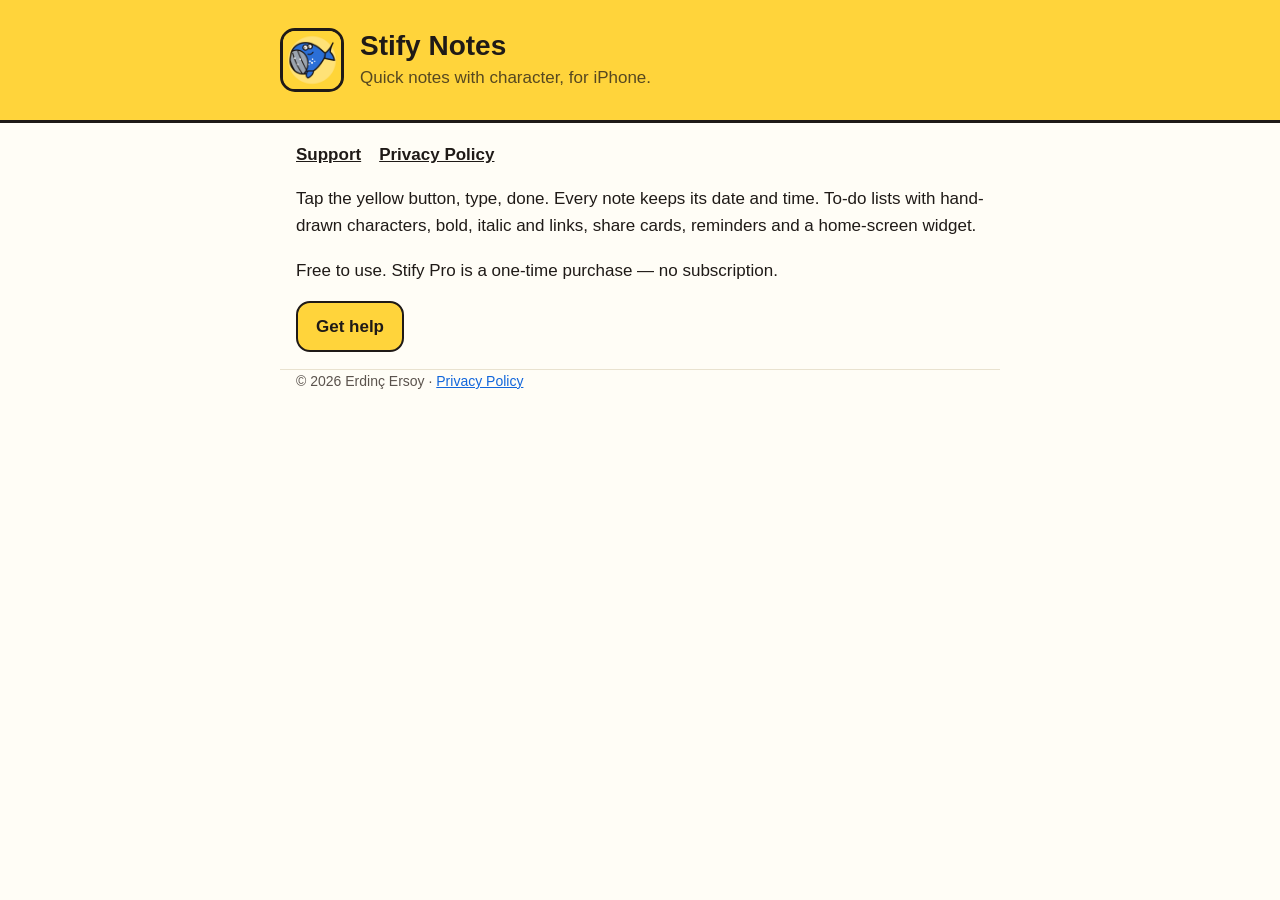
<file: index.html>
<!doctype html>
<html lang="en">
<head>
<meta charset="utf-8">
<meta name="viewport" content="width=device-width, initial-scale=1">
<title>Stify Notes</title>
<meta name="description" content="Stify Notes — quick notes with character for iPhone.">
<link rel="icon" href="assets/icon.png">
<link rel="stylesheet" href="assets/style.css">
</head>
<body>
<header>
  <div class="wrap">
    <img src="assets/icon.png" alt="">
    <div>
      <h1>Stify Notes</h1>
      <p>Quick notes with character, for iPhone.</p>
    </div>
  </div>
</header>
<nav><a href="support/">Support</a><a href="privacy/">Privacy Policy</a></nav>
<main class="wrap">
  <p>Tap the yellow button, type, done. Every note keeps its date and time. To-do lists with hand-drawn characters, bold, italic and links, share cards, reminders and a home-screen widget.</p>
  <p>Free to use. Stify Pro is a one-time purchase — no subscription.</p>
  <p><a class="button" href="support/">Get help</a></p>
</main>
<footer class="wrap">© 2026 Erdinç Ersoy · <a href="privacy/">Privacy Policy</a></footer>
</body>
</html>
</file>
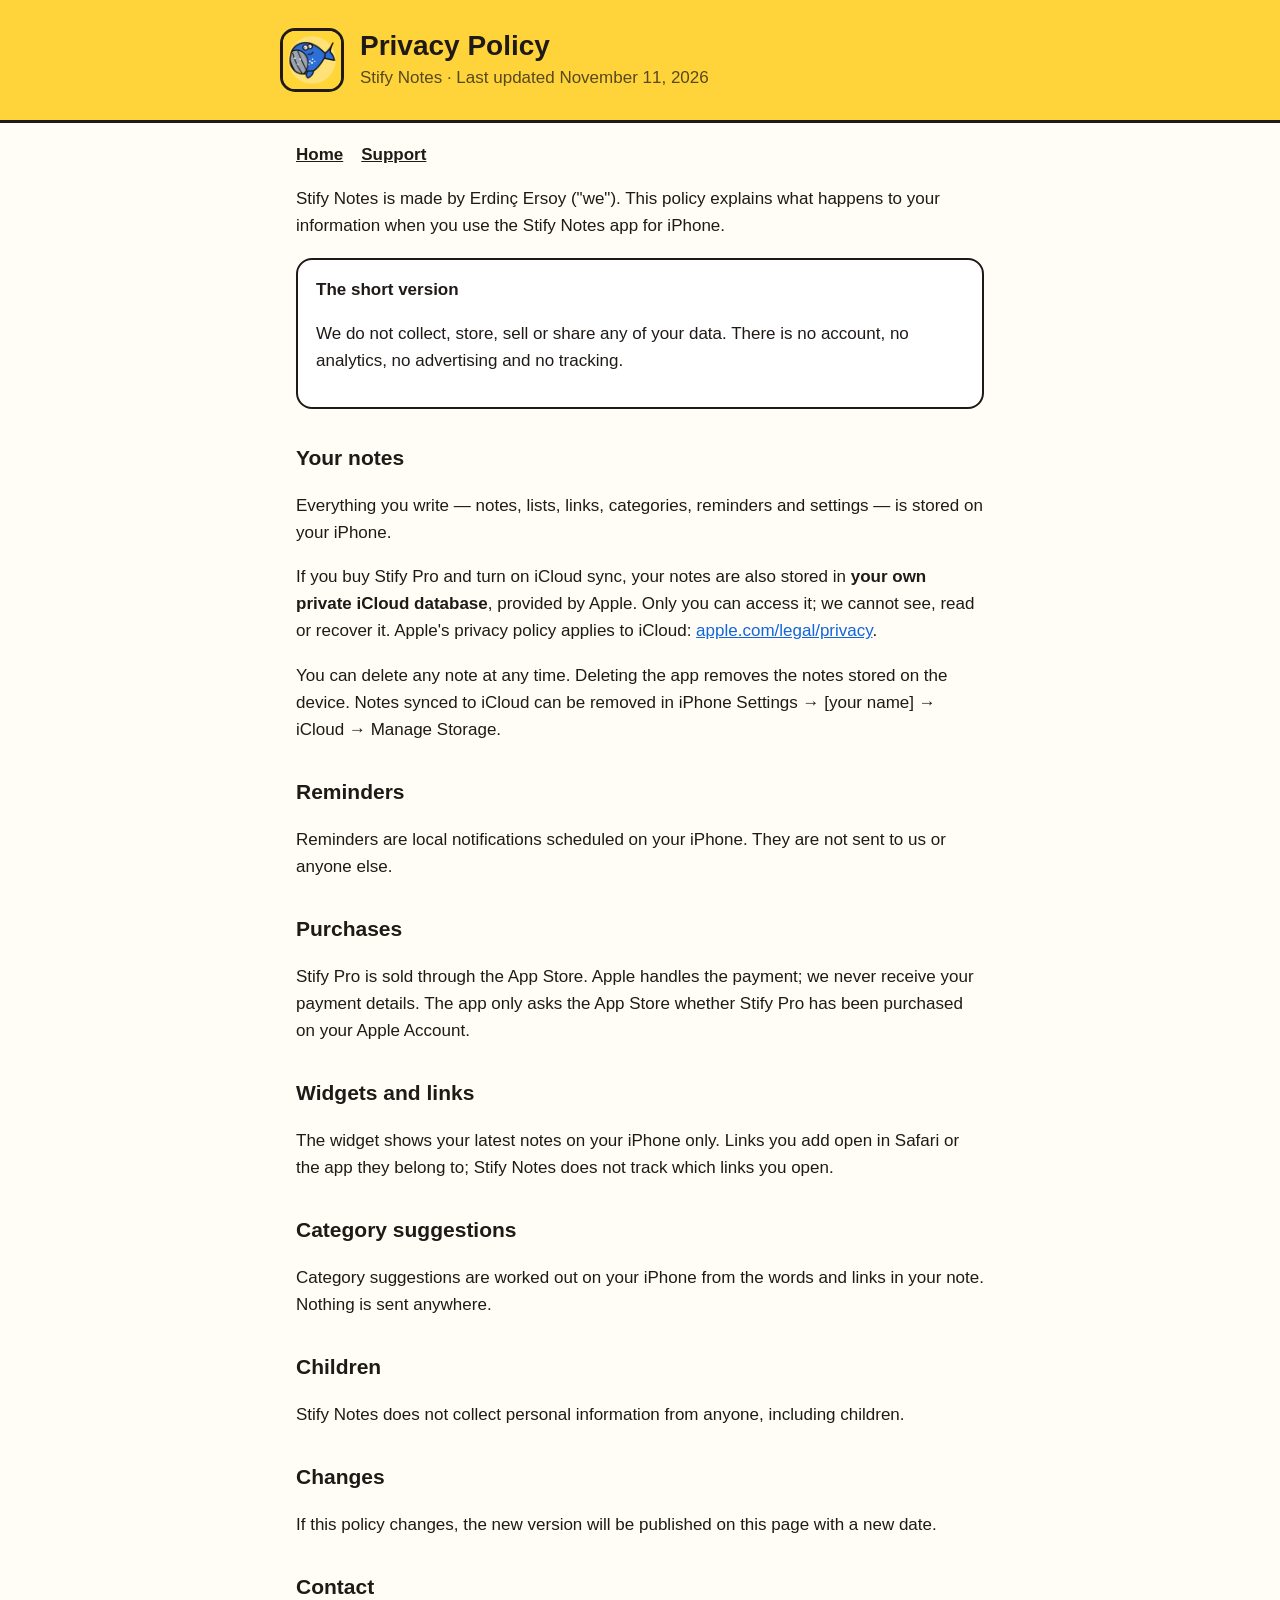
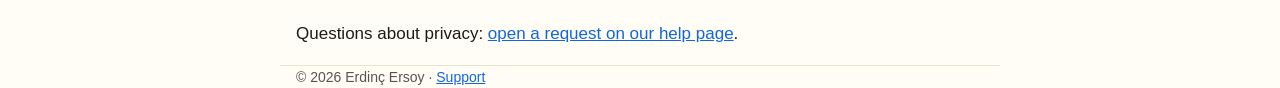
<file: privacy/index.html>
<!doctype html>
<html lang="en">
<head>
<meta charset="utf-8">
<meta name="viewport" content="width=device-width, initial-scale=1">
<title>Stify Notes Privacy Policy</title>
<meta name="description" content="Privacy policy for the Stify Notes iPhone app.">
<link rel="icon" href="../assets/icon.png">
<link rel="stylesheet" href="../assets/style.css">
</head>
<body>
<header>
  <div class="wrap">
    <img src="../assets/icon.png" alt="">
    <div>
      <h1>Privacy Policy</h1>
      <p>Stify Notes · Last updated November 11, 2026</p>
    </div>
  </div>
</header>
<nav><a href="../">Home</a><a href="../support/">Support</a></nav>
<main class="wrap">
  <p>Stify Notes is made by Erdinç Ersoy ("we"). This policy explains what happens to your information when you use the Stify Notes app for iPhone.</p>

  <div class="card">
    <strong>The short version</strong>
    <p>We do not collect, store, sell or share any of your data. There is no account, no analytics, no advertising and no tracking.</p>
  </div>

  <h2>Your notes</h2>
  <p>Everything you write — notes, lists, links, categories, reminders and settings — is stored on your iPhone.</p>
  <p>If you buy Stify Pro and turn on iCloud sync, your notes are also stored in <strong>your own private iCloud database</strong>, provided by Apple. Only you can access it; we cannot see, read or recover it. Apple's privacy policy applies to iCloud: <a href="https://www.apple.com/legal/privacy/">apple.com/legal/privacy</a>.</p>
  <p>You can delete any note at any time. Deleting the app removes the notes stored on the device. Notes synced to iCloud can be removed in iPhone Settings → [your name] → iCloud → Manage Storage.</p>

  <h2>Reminders</h2>
  <p>Reminders are local notifications scheduled on your iPhone. They are not sent to us or anyone else.</p>

  <h2>Purchases</h2>
  <p>Stify Pro is sold through the App Store. Apple handles the payment; we never receive your payment details. The app only asks the App Store whether Stify Pro has been purchased on your Apple Account.</p>

  <h2>Widgets and links</h2>
  <p>The widget shows your latest notes on your iPhone only. Links you add open in Safari or the app they belong to; Stify Notes does not track which links you open.</p>

  <h2>Category suggestions</h2>
  <p>Category suggestions are worked out on your iPhone from the words and links in your note. Nothing is sent anywhere.</p>

  <h2>Children</h2>
  <p>Stify Notes does not collect personal information from anyone, including children.</p>

  <h2>Changes</h2>
  <p>If this policy changes, the new version will be published on this page with a new date.</p>

  <h2>Contact</h2>
  <p>Questions about privacy: <a href="https://github.com/kingerders-studio/stifynotes/issues/new">open a request on our help page</a>.</p>
</main>
<footer class="wrap">© 2026 Erdinç Ersoy · <a href="../support/">Support</a></footer>
</body>
</html>
</file>
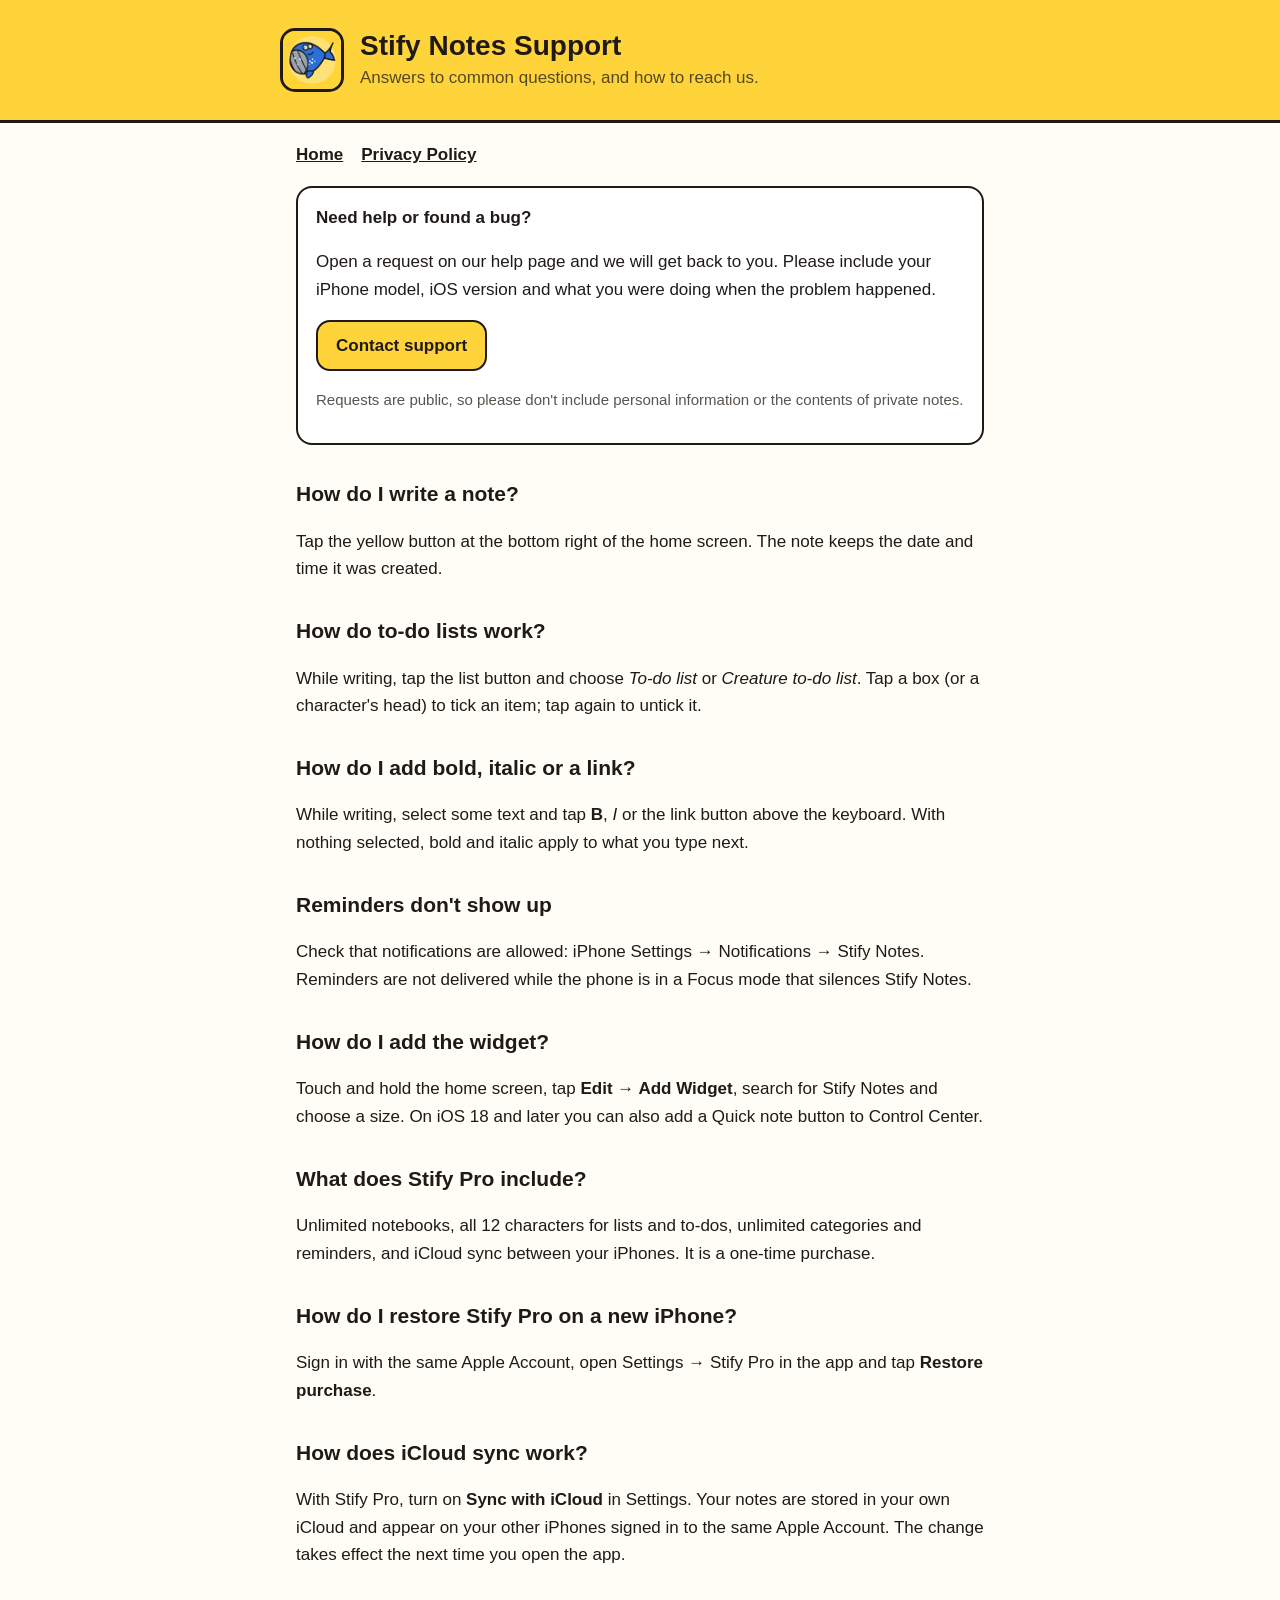
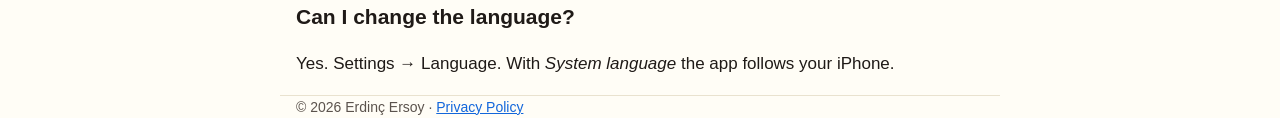
<file: support/index.html>
<!doctype html>
<html lang="en">
<head>
<meta charset="utf-8">
<meta name="viewport" content="width=device-width, initial-scale=1">
<title>Stify Notes Support</title>
<meta name="description" content="Help and answers for Stify Notes on iPhone.">
<link rel="icon" href="../assets/icon.png">
<link rel="stylesheet" href="../assets/style.css">
</head>
<body>
<header>
  <div class="wrap">
    <img src="../assets/icon.png" alt="">
    <div>
      <h1>Stify Notes Support</h1>
      <p>Answers to common questions, and how to reach us.</p>
    </div>
  </div>
</header>
<nav><a href="../">Home</a><a href="../privacy/">Privacy Policy</a></nav>
<main class="wrap">

  <div class="card">
    <strong>Need help or found a bug?</strong>
    <p>Open a request on our help page and we will get back to you. Please include your iPhone model, iOS version and what you were doing when the problem happened.</p>
    <p><a class="button" href="https://github.com/kingerders-studio/stifynotes/issues/new">Contact support</a></p>
    <p class="muted">Requests are public, so please don't include personal information or the contents of private notes.</p>
  </div>

  <h2>How do I write a note?</h2>
  <p>Tap the yellow button at the bottom right of the home screen. The note keeps the date and time it was created.</p>

  <h2>How do to-do lists work?</h2>
  <p>While writing, tap the list button and choose <em>To-do list</em> or <em>Creature to-do list</em>. Tap a box (or a character's head) to tick an item; tap again to untick it.</p>

  <h2>How do I add bold, italic or a link?</h2>
  <p>While writing, select some text and tap <strong>B</strong>, <em>I</em> or the link button above the keyboard. With nothing selected, bold and italic apply to what you type next.</p>

  <h2>Reminders don't show up</h2>
  <p>Check that notifications are allowed: iPhone Settings → Notifications → Stify Notes. Reminders are not delivered while the phone is in a Focus mode that silences Stify Notes.</p>

  <h2>How do I add the widget?</h2>
  <p>Touch and hold the home screen, tap <strong>Edit → Add Widget</strong>, search for Stify Notes and choose a size. On iOS 18 and later you can also add a Quick note button to Control Center.</p>

  <h2>What does Stify Pro include?</h2>
  <p>Unlimited notebooks, all 12 characters for lists and to-dos, unlimited categories and reminders, and iCloud sync between your iPhones. It is a one-time purchase.</p>

  <h2>How do I restore Stify Pro on a new iPhone?</h2>
  <p>Sign in with the same Apple Account, open Settings → Stify Pro in the app and tap <strong>Restore purchase</strong>.</p>

  <h2>How does iCloud sync work?</h2>
  <p>With Stify Pro, turn on <strong>Sync with iCloud</strong> in Settings. Your notes are stored in your own iCloud and appear on your other iPhones signed in to the same Apple Account. The change takes effect the next time you open the app.</p>

  <h2>Can I change the language?</h2>
  <p>Yes. Settings → Language. With <em>System language</em> the app follows your iPhone.</p>

</main>
<footer class="wrap">© 2026 Erdinç Ersoy · <a href="../privacy/">Privacy Policy</a></footer>
</body>
</html>
</file>
<file: assets/style.css>
:root {
  --yellow: #FFD43B;
  --ink: #1F1A17;
  --paper: #FFFDF6;
  --muted: #5b534d;
  --line: #e9e2cf;
}
* { box-sizing: border-box; }
body {
  margin: 0;
  background: var(--paper);
  color: var(--ink);
  font: 17px/1.6 -apple-system, BlinkMacSystemFont, "SF Pro Rounded", "Segoe UI", Roboto, sans-serif;
}
header {
  background: var(--yellow);
  border-bottom: 3px solid var(--ink);
  padding: 28px 16px;
}
.wrap { max-width: 720px; margin: 0 auto; padding: 0 16px; }
header .wrap { display: flex; align-items: center; gap: 16px; padding: 0; }
header img { width: 64px; height: 64px; border-radius: 15px; border: 3px solid var(--ink); }
header h1 { margin: 0; font-size: 28px; line-height: 1.2; }
header p { margin: 2px 0 0; color: var(--ink); opacity: .75; }
nav { display: flex; gap: 18px; margin: 18px auto 0; max-width: 720px; padding: 0 16px; }
nav a { color: var(--ink); font-weight: 600; }
main { padding: 8px 0 48px; }
h2 { font-size: 21px; margin: 32px 0 6px; }
p, li { color: var(--ink); }
.muted { color: var(--muted); font-size: 15px; }
a { color: #1266DB; }
.card {
  background: #fff;
  border: 2px solid var(--ink);
  border-radius: 16px;
  padding: 16px 18px;
  margin: 18px 0;
}
.button {
  display: inline-block;
  background: var(--yellow);
  color: var(--ink);
  border: 2.5px solid var(--ink);
  border-radius: 14px;
  padding: 10px 18px;
  font-weight: 700;
  text-decoration: none;
}
footer { border-top: 1px solid var(--line); padding: 20px 0 40px; color: var(--muted); font-size: 14px; }
</file>
